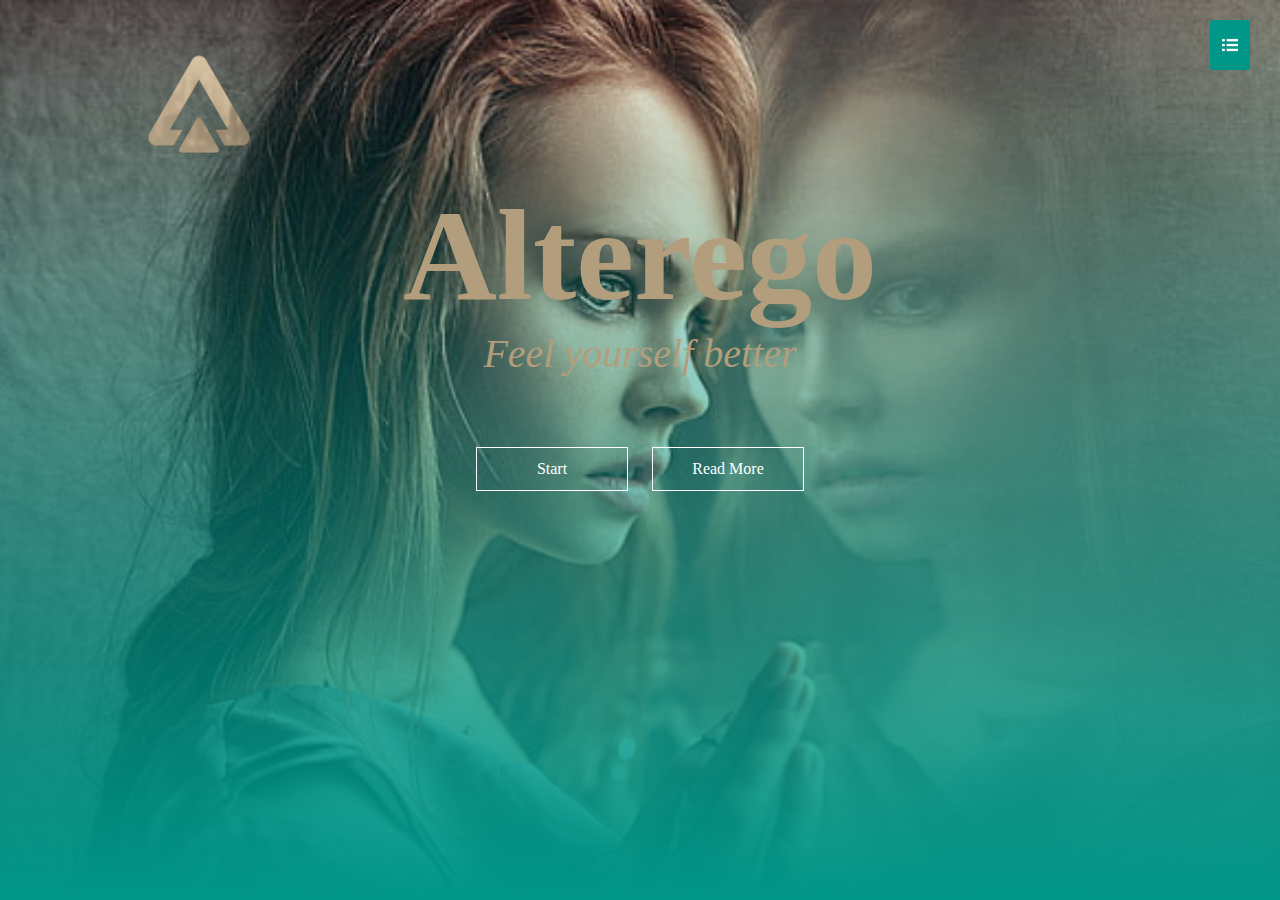
<file: index.html>
<!DOCTYPE html>
<html lang="en">
<head>
  <meta charset="UTF-8">
  <meta http-equiv="X-UA-Compatible" content="IE=edge">
  <meta name="viewport" content="width=device-width, initial-scale=1.0">
  <link rel="stylesheet" href="index.css">
  <title>Alterego</title>
</head>
<body>
  <section id="banner">
    <img src="images/logo.png" class="logo" alt="">
    <div class="banner-text">
      <h1>Alterego</h1>
      <p class="paragraph">Feel yourself better</p>
      <div class="banner-btn">
        <a href="secondpage.html"><span></span>Start</a>
        <a href="#"><span></span>Read More</a>
      </div>
    </div>
  </section>

  <div id="sideNav">
    <nav>
      <ul>
        <li><a href="#">Home</a></li>
        <li><a href="about.html">About</a></li>
      </ul>
    </nav>
  </div>
  <div id="menuBtn">
    <img src="./images/menu-icon.png" id="menu">
  </div>

  <script>
    var menuBtn = document.getElementById("menuBtn")
    var sideNav = document.getElementById("sideNav")
    var menu = document.getElementById("menu")

    sideNav.style.right = "-250px";

    menuBtn.onclick = function(){
      if(sideNav.style.right == "-250px"){
        sideNav.style.right = "0";
        menu.src = "images/close-menu.png";
      }
      else{
        sideNav.style.right = "-250px";
        menu.src = "images/menu-icon.png";
      }
    } 
  </script>

  

</body>
</html>
</file>
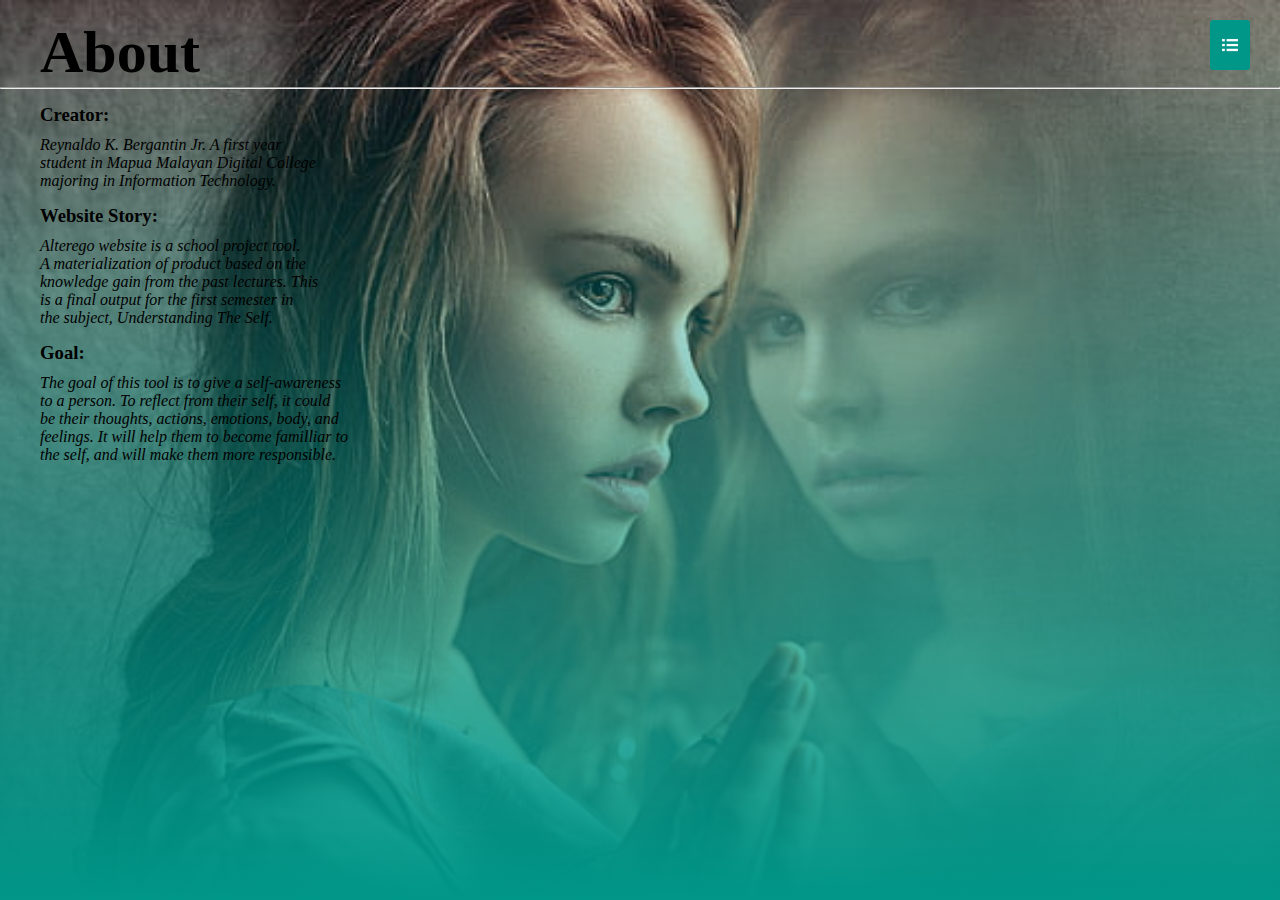
<file: about.html>
<!DOCTYPE html>
<html lang="en">
<head>
  <meta charset="UTF-8">
  <meta http-equiv="X-UA-Compatible" content="IE=edge">
  <meta name="viewport" content="width=device-width, initial-scale=1.0">
  <title>About</title>
  <link rel="stylesheet" href="about.css">
</head>
<body>
  <br>
  <h1>About</h1>
<hr>
  <section>
  <h3>Creator:</h3>
  <p class="par1">Reynaldo K. Bergantin Jr. A first year<br> 
    student in Mapua Malayan Digital College
    <br>majoring in Information Technology.</p>
  <h3>Website Story:</h3>
  <p class="par1">Alterego website is a school project tool.<br> A materialization of product based on the <br>
  knowledge gain from the past lectures. This <br>
  is a final output for the first semester in <br>
  the subject, Understanding The Self. 
  </p>
  <h3>Goal:</h3>
  <p class="par1">The goal of this tool is to give a self-awareness <br>to a person. To reflect from their self, it could <br> be their thoughts, actions, emotions, body, and <br> feelings. It will help them to become familliar to <br> the self, and will make them more responsible.
</p>
<!--home button-->
<div id="menuBtn">
  <a href="index.html"><img src="./images/menu-icon.png" id="menu"></a>
</div>
</section>
</body>
</html>
</file>
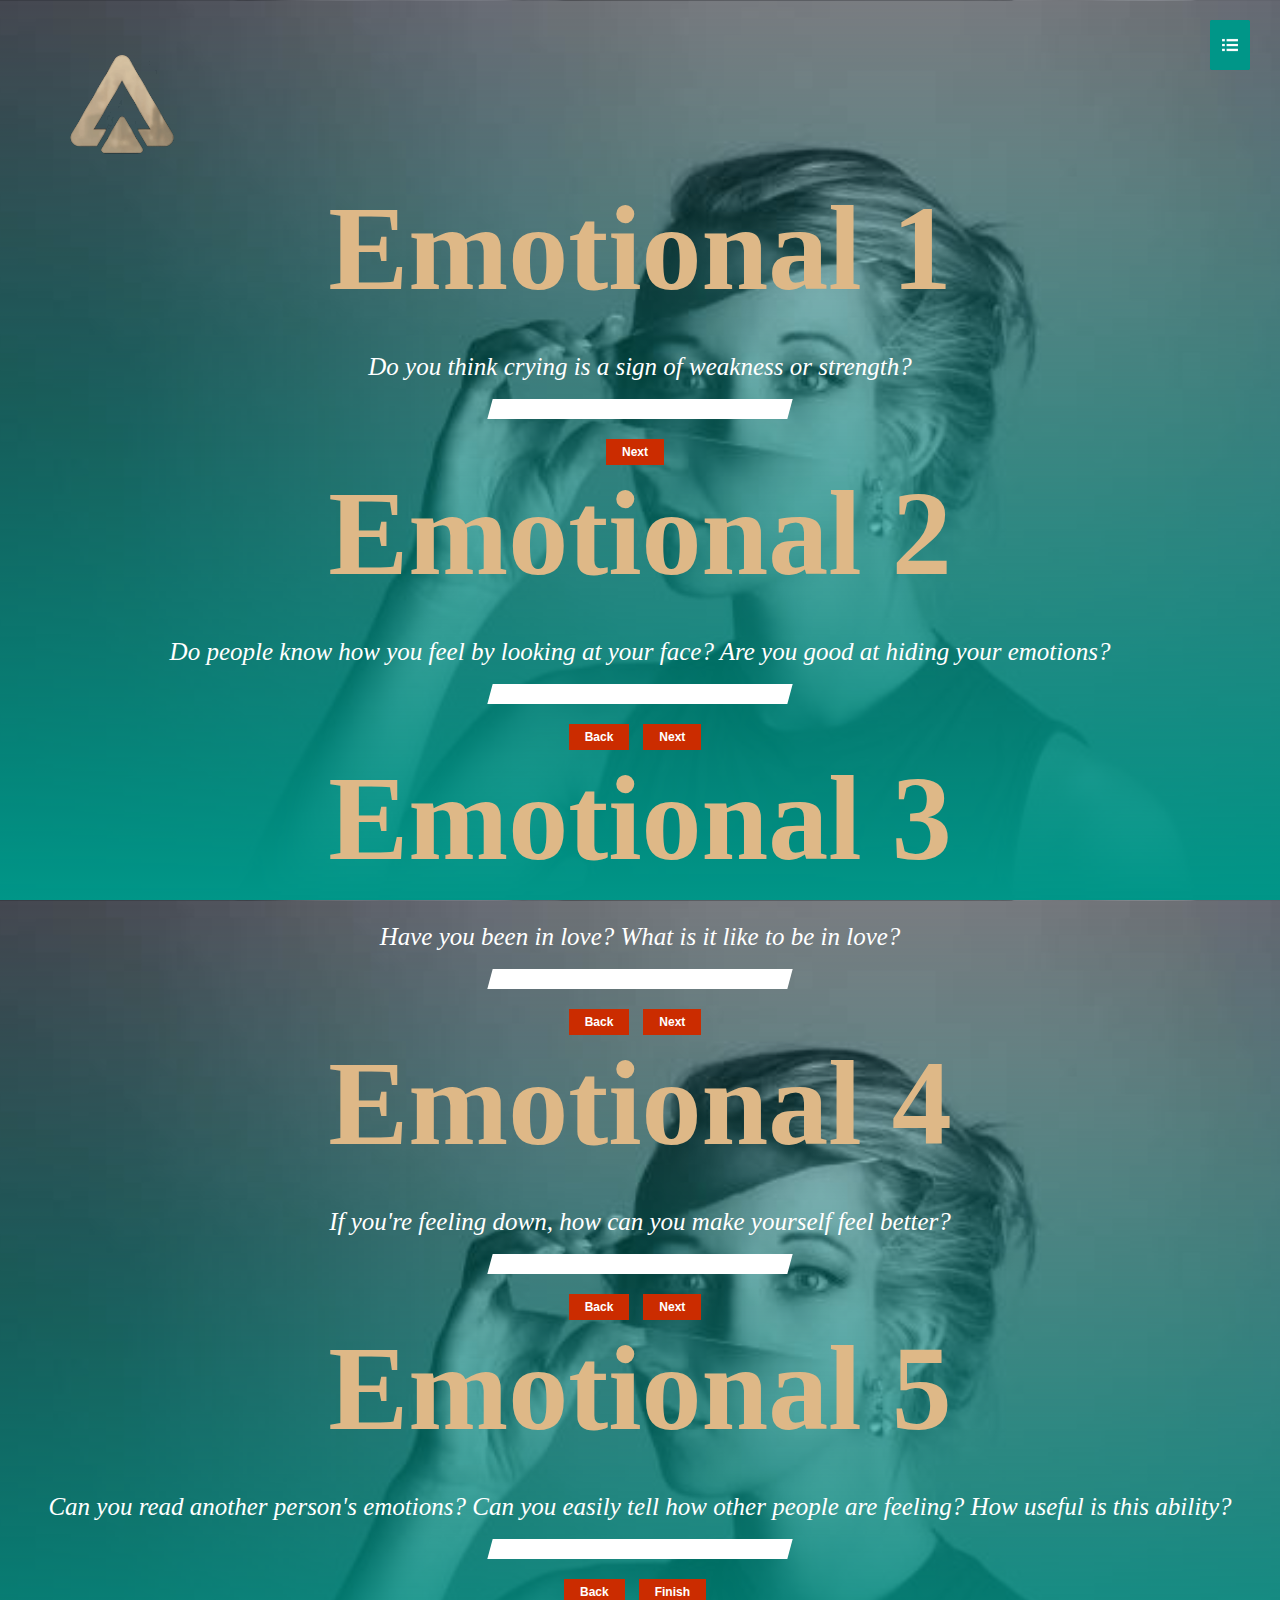
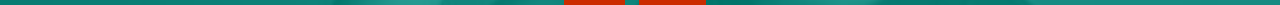
<file: emotional.html>
<!DOCTYPE html>
<html lang="en">
<head>
  <meta charset="UTF-8">
  <meta http-equiv="X-UA-Compatible" content="IE=edge">
  <meta name="viewport" content="width=device-width, initial-scale=1.0">
  <title>Emotional</title>
  <link rel="stylesheet" href="emotional.css">
</head>
<!--div all-->
<div class="w-background">
  <!--sec1-->  
  <section class="form q1">
    <img src="images/logo.png" class="logo">
    <div class="emotional"><h1>Emotional 1</h1></div>
    <div class="q-sentence">Do you think crying is a sign of weakness or strength?</div>
    <br><!--home button-->
    <div id="menuBtn">
      <a href="secondpage.html"><img src="./images/menu-icon.png" id="menu"></a>
    </div>
    <input type="text" id="q1-input" class="textinput">
    <br>
    <div>
      <button id="q1-next">Next</button>
    </div>
    
  </section>

  <!--sec2-->
  <section class="form q2">
    <img src="images/logo.png" class="logo">
    <div class="emotional"><h1>Emotional 2</h1></div>
    <div class="q-sentence">Do people know how you feel by looking at your face? Are you good at hiding your emotions?</div>
    <br>
    <input type="text" id="q2-input" class="textinput">
    <br>
    <div>
      <button id="q2-back">Back</button>
      <button id="q2-next">Next</button>
    </div>
    <!--home button-->
    <div id="menuBtn">
      <a href="secondpage.html"><img src="./images/menu-icon.png" id="menu"></a>
    </div>
  </section>

  <!--sec3-->
  <section class="form q3">
    <img src="images/logo.png" class="logo">
    <div class="emotional"><h1>Emotional 3</h1></div>
    <div class="q-sentence">Have you been in love? What is it like to be in love?</div>
    <br>
    <input type="text" id="q3-input" class="textinput">
    <br>
    <div>
      <button id="q3-back">Back</button>
      <button id="q3-next">Next</button>
    </div>
    <!--home button-->
    <div id="menuBtn">
      <a href="secondpage.html"><img src="./images/menu-icon.png" id="menu"></a>
    </div>
  </section>

  <!--sec4-->
  <section class="form q4">
    <img src="images/logo.png" class="logo">
    <div class="emotional"><h1>Emotional 4</h1></div>
    <div class="q-sentence">If you're feeling down, how can you make yourself feel better?</div>
    <br>
    <input type="text" id="q4-input" class="textinput">
    <br>
    <div>
      <button id="q4-back">Back</button>
      <button id="q4-next">Next</button>
    </div>
    <!--home button-->
    <div id="menuBtn">
      <a href="secondpage.html"><img src="./images/menu-icon.png" id="menu"></a>
    </div>
  </section>

  <!--sec5-->
  <section class="form q5">
    <img src="images/logo.png" class="logo">
    <div class="emotional"><h1>Emotional 5</h1></div>
    <div class="q-sentence">Can you read another person's emotions? Can you easily tell how other people are feeling? How useful is this ability?</div>
    <br>
    <input type="text" id="q5-input" class="textinput">
    <br>
    <div>
      <button id="q5-back">Back</button>
      <button id="q5-finish">Finish</button>
    </div>
    <!--home button-->
    <div id="menuBtn">
      <a href="secondpage.html"><img src="./images/menu-icon.png" id="menu"></a>
    </div>
  </section>

</div> 
<!--javascript-->  
  <script src="https://code.jquery.com/jquery-3.6.1.min.js"
    integrity="sha256-o88AwQnZB+VDvE9tvIXrMQaPlFFSUTR+nldQm1LuPXQ=" crossorigin="anonymous"></script>
  <script src="emotional.js"></script>

</body>
</html>
</file>
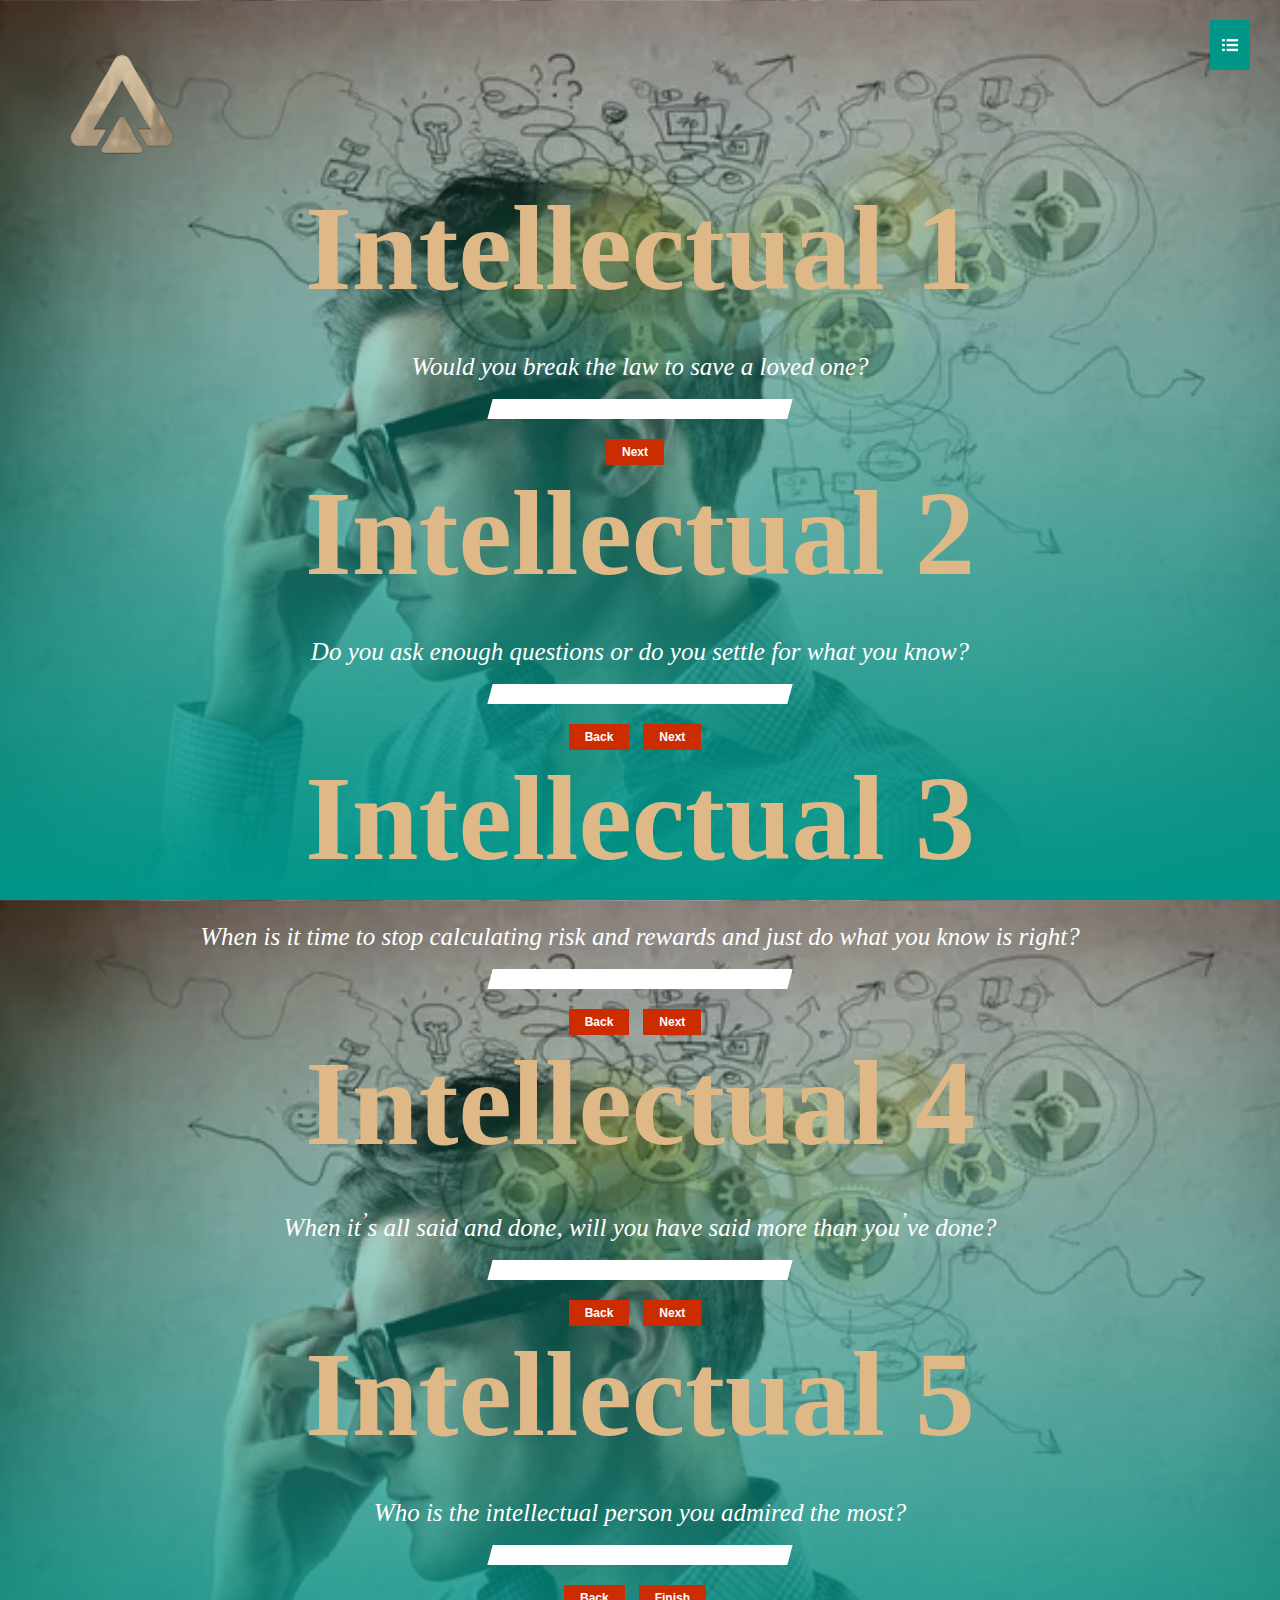
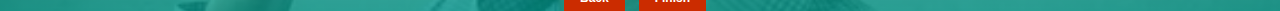
<file: intellectual.html>
<!DOCTYPE html>
<html lang="en">
<head>
  <meta charset="UTF-8">
  <meta http-equiv="X-UA-Compatible" content="IE=edge">
  <meta name="viewport" content="width=device-width, initial-scale=1.0">
  <title>Intellectual</title>
  <link rel="stylesheet" href="intellectual.css">
</head>
<!--div all-->
<div class="w-background">
<!--sec1-->  
  <section class="form q1">
    <img src="images/logo.png" class="logo">
    <div class="intellectual"><h1>Intellectual 1</h1></div>
    <div class="q-sentence"><p>Would you break the law to save a loved one?</p></div>
    <br>
    <input type="text" id="q1-input" class="textinput">
    <br>
    <div>
      <button id="q1-next">Next</button>
    </div>
    <!--home button-->
    <div id="menuBtn">
      <a href="secondpage.html"><img src="./images/menu-icon.png" id="menu"></a>
    </div>
  </section>
<!--sec2-->
  <section class="form q2">
    <img src="images/logo.png" class="logo">
    <div class="intellectual"><h1>Intellectual 2</h1></div>
    <div class="q-sentence">Do you ask enough questions or do you settle for what you know?
</div>
    <br>
    <input type="text" id="q2-input" class="textinput">
    <br>
    <div>
      <button id="q2-back">Back</button>
      <button id="q2-next">Next</button>
    </div>
    <!--home button-->
    <div id="menuBtn">
      <a href="secondpage.html"><img src="./images/menu-icon.png" id="menu"></a>
    </div>
  </section>
<!--sec3-->
  <section class="form q3">
    <img src="images/logo.png" class="logo">
    <div class="intellectual"><h1>Intellectual 3</h1></div>
    <div class="q-sentence">When is it time to stop calculating risk and rewards and just do what you know is right?</div>
    <br>
    <input type="text" id="q3-input" class="textinput">
    <br>
    <div>
      <button id="q3-back">Back</button>
      <button id="q3-next">Next</button>
    </div>
    <!--home button-->
    <div id="menuBtn">
      <a href="secondpage.html"><img src="./images/menu-icon.png" id="menu"></a>
    </div>
  </section>
<!--sec4-->
  <section class="form q4">
    <img src="images/logo.png" class="logo">
    <div class="intellectual"><h1>Intellectual 4</h1></div>
    <div class="q-sentence">When it<sup>’</sup>s all said and done, will you have said more than you<sup>’</sup>ve done?
</div>
    <br>
    <input type="text" id="q4-input" class="textinput">
    <br>
    <div>
      <button id="q4-back">Back</button>
      <button id="q4-next">Next</button>
    </div>
    <!--home button-->
    <div id="menuBtn">
      <a href="secondpage.html"><img src="./images/menu-icon.png" id="menu"></a>
    </div>
  </section>
<!--sec5-->
  <section class="form q5">
    <img src="images/logo.png" class="logo">
    <div class="intellectual"><h1>Intellectual 5</h1></div>
    <div class="q-sentence">Who is the intellectual person you admired the most?</div>
    <br>
    <input type="text" id="q5-input" class="textinput">
    <br>
    <div>
      <button id="q5-back">Back</button>
      <button id="q5-finish">Finish</button>
    </div>
<!--home button-->
    <div id="menuBtn">
      <a href="secondpage.html"><img src="./images/menu-icon.png" id="menu"></a>
    </div>
  </section>

</div> 
<!--javascript-->  
  <script src="https://code.jquery.com/jquery-3.6.1.min.js"
    integrity="sha256-o88AwQnZB+VDvE9tvIXrMQaPlFFSUTR+nldQm1LuPXQ=" crossorigin="anonymous"></script>
  <script src="intellectual.js"></script>

</body>
</html>
</file>
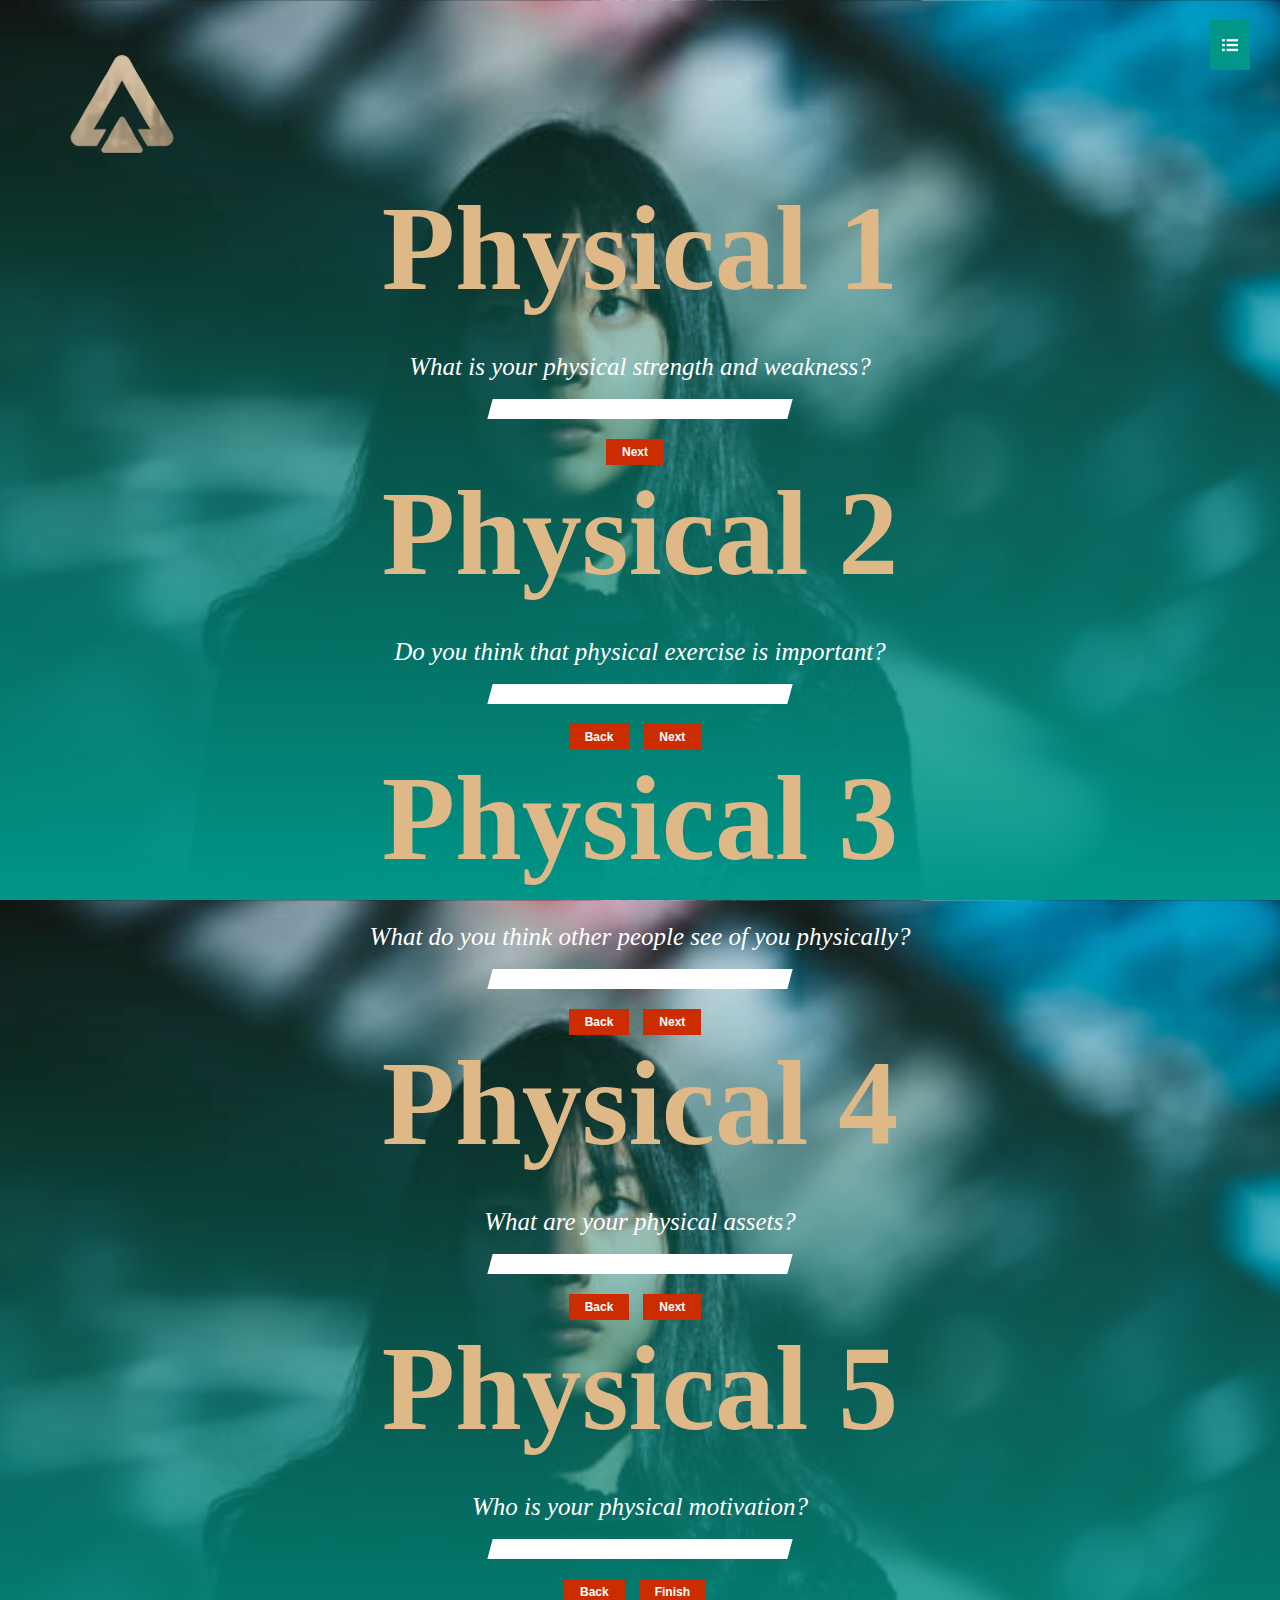
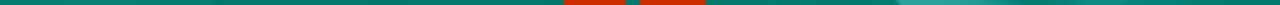
<file: physical.html>
<!DOCTYPE html>
<html lang="en">
<head>
  <meta charset="UTF-8">
  <meta http-equiv="X-UA-Compatible" content="IE=edge">
  <meta name="viewport" content="width=device-width, initial-scale=1.0">
  <title>Physical</title>
  <link rel="stylesheet" href="physical.css">
</head>
<!--div all-->
<div class="w-background">
<!--sec1-->  
  <section class="form q1">
    <img src="images/logo.png" class="logo">
    <div class="physical"><h1>Physical 1</h1></div>
    <div class="q-sentence"><p>What is your physical strength and weakness?</p></div>
    <br>
    <input type="text" id="q1-input" class="textinput">
    <br>
    <div>
      <button id="q1-next">Next</button>
    </div>
    <!--home button-->
    <div id="menuBtn">
      <a href="secondpage.html"><img src="./images/menu-icon.png" id="menu"></a>
    </div>
  </section>
<!--sec2-->
  <section class="form q2">
    <img src="images/logo.png" class="logo">
    <div class="physical"><h1>Physical 2</h1></div>
    <div class="q-sentence">Do you think that physical exercise is important?</div>
    <br>
    <input type="text" id="q2-input" class="textinput">
    <br>
    <div>
      <button id="q2-back">Back</button>
      <button id="q2-next">Next</button>
    </div>
    <!--home button-->
    <div id="menuBtn">
      <a href="secondpage.html"><img src="./images/menu-icon.png" id="menu"></a>
    </div>
  </section>
<!--sec3-->
  <section class="form q3">
    <img src="images/logo.png" class="logo">
    <div class="physical"><h1>Physical 3</h1></div>
    <div class="q-sentence">What do you think other people see of you physically?</div>
    <br>
    <input type="text" id="q3-input" class="textinput">
    <br>
    <div>
      <button id="q3-back">Back</button>
      <button id="q3-next">Next</button>
    </div>
    <!--home button-->
    <div id="menuBtn">
      <a href="secondpage.html"><img src="./images/menu-icon.png" id="menu"></a>
    </div>
  </section>
<!--sec4-->
  <section class="form q4">
    <img src="images/logo.png" class="logo">
    <div class="physical"><h1>Physical 4</h1></div>
    <div class="q-sentence">What are your physical assets?</div>
    <br>
    <input type="text" id="q4-input" class="textinput">
    <br>
    <div>
      <button id="q4-back">Back</button>
      <button id="q4-next">Next</button>
    </div>
    <!--home button-->
    <div id="menuBtn">
      <a href="secondpage.html"><img src="./images/menu-icon.png" id="menu"></a>
    </div>
  </section>
<!--sec5-->
  <section class="form q5">
    <img src="images/logo.png" class="logo">
    <div class="physical"><h1>Physical 5</h1></div>
    <div class="q-sentence">Who is your physical motivation?</div>
    <br>
    <input type="text" id="q5-input" class="textinput">
    <br>
    <div>
      <button id="q5-back">Back</button>
      <button id="q5-finish">Finish</button>
    </div>
<!--home button-->
    <div id="menuBtn">
      <a href="secondpage.html"><img src="./images/menu-icon.png" id="menu"></a>
    </div>
  </section>

</div> 
<!--javascript-->  
  <script src="https://code.jquery.com/jquery-3.6.1.min.js"
    integrity="sha256-o88AwQnZB+VDvE9tvIXrMQaPlFFSUTR+nldQm1LuPXQ=" crossorigin="anonymous"></script>
  <script src="physical.js"></script>

</body>
</html>
</file>
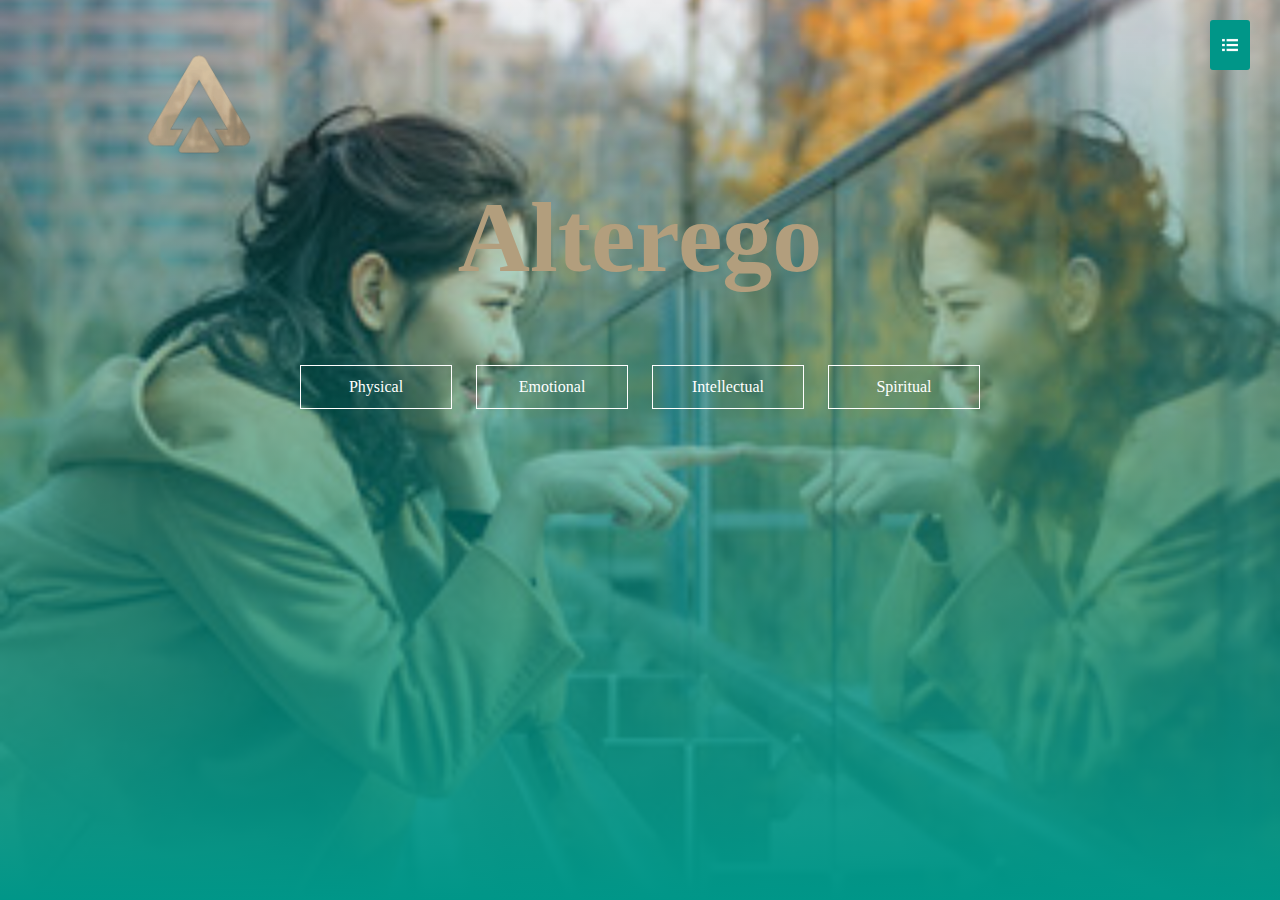
<file: secondpage.html>
<!DOCTYPE html>
<html lang="en">
<head>
  <meta charset="UTF-8">
  <meta http-equiv="X-UA-Compatible" content="IE=edge">
  <meta name="viewport" content="width=device-width, initial-scale=1.0">
  <title>Second Page</title>
  <link rel="stylesheet" href="secondpage.css">
</head>
<body>
<section id="banner">
  <img src="images/logo.png" class="logo" alt="">
  <div class="banner-text">
    <h1>Alterego</h1>
    <div class="banner-btn">
      <a href="physical.html"><span></span>Physical</a>
      <a href="emotional.html"><span></span>Emotional</a>
      <a href="intellectual.html"><span></span>Intellectual</a>
      <a href="spiritual.html"><span></span>Spiritual</a>
    </div>
    <!--home button-->
    <div id="menuBtn">
      <a href="index.html"><img src="./images/menu-icon.png" id="menu"></a>
    </div>
    
  </div>
</section>
  
</body>
</html>
</file>
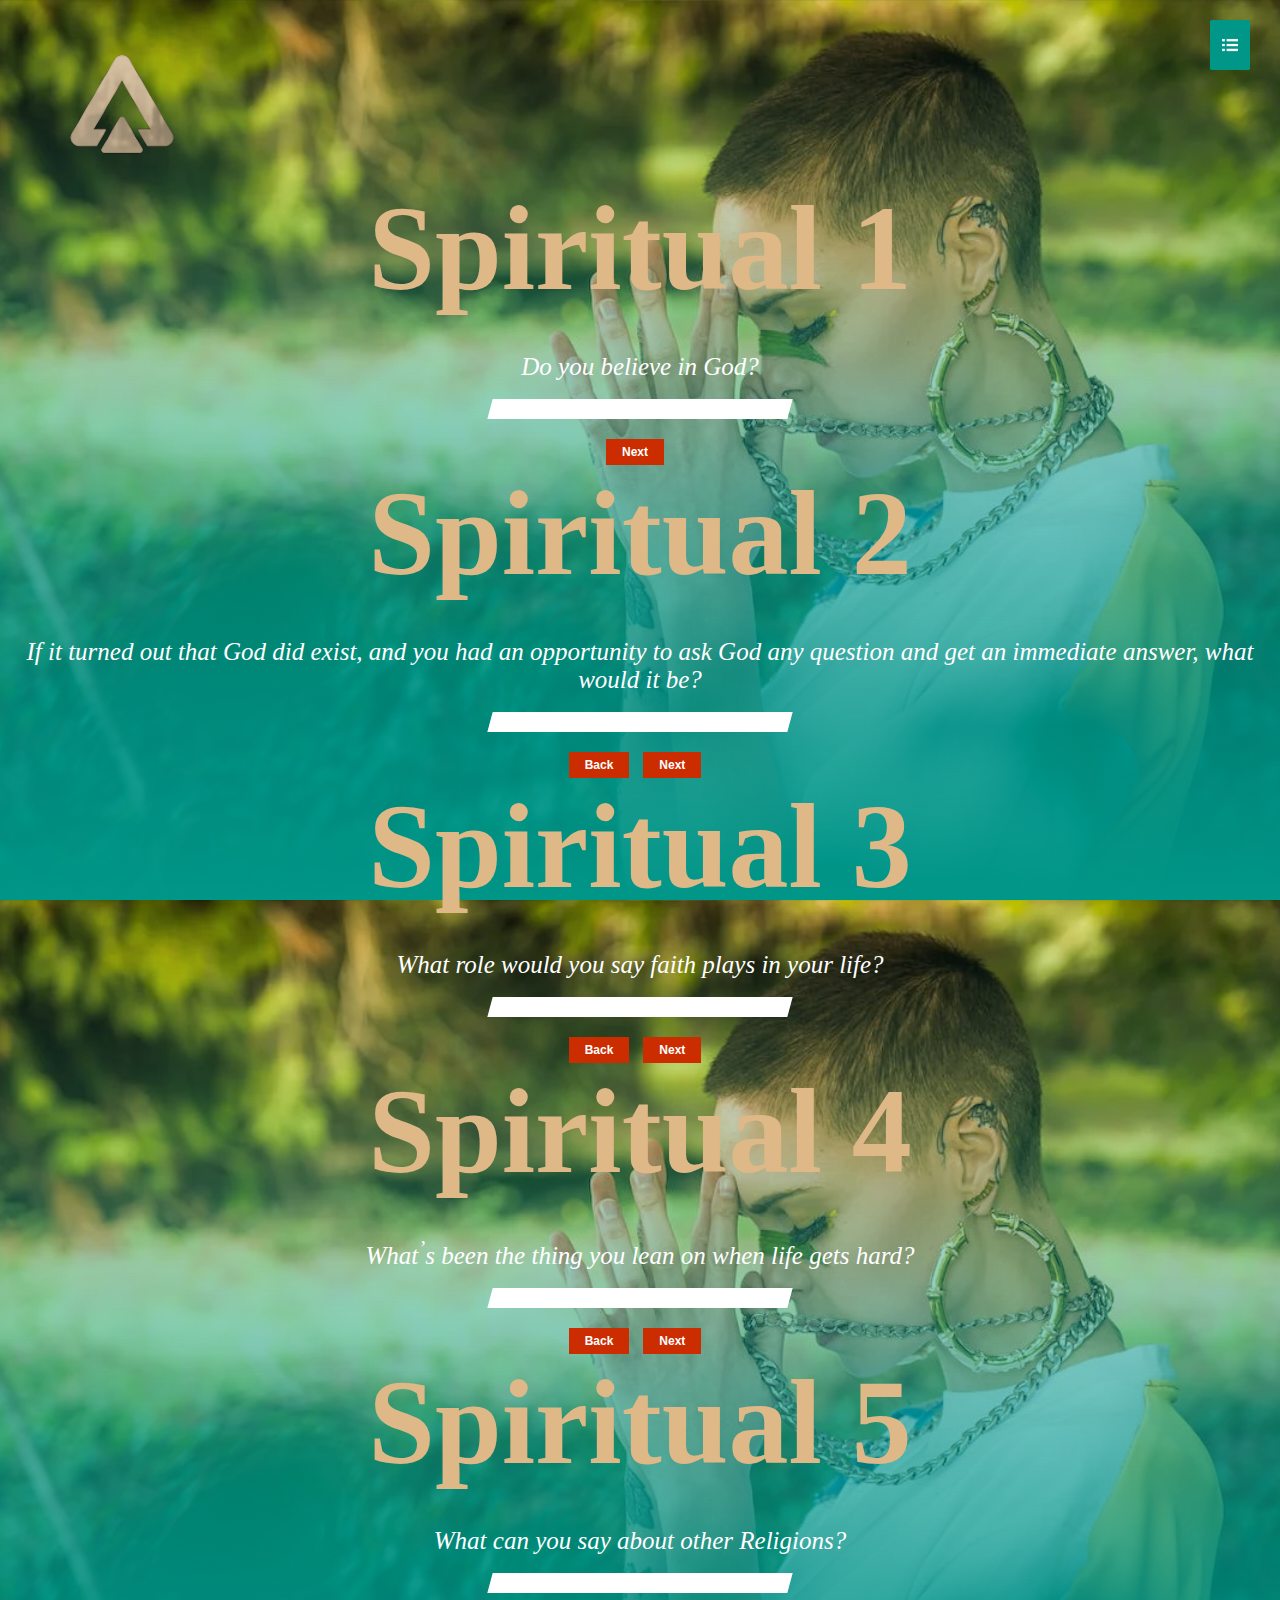
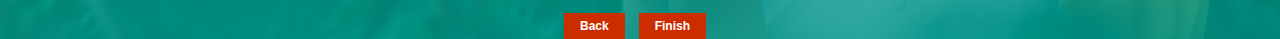
<file: spiritual.html>
<!DOCTYPE html>
<html lang="en">
<head>
  <meta charset="UTF-8">
  <meta http-equiv="X-UA-Compatible" content="IE=edge">
  <meta name="viewport" content="width=device-width, initial-scale=1.0">
  <title>Spiritual</title>
  <link rel="stylesheet" href="spiritual.css">
</head>
<!--div all-->
<div class="w-background">
<!--sec1-->  
  <section class="form q1">
    <img src="images/logo.png" class="logo">
    <div class="spiritual"><h1>Spiritual 1</h1></div>
    <div class="q-sentence"><p>Do you believe in God?</p></div>
    <br>
    <input type="text" id="q1-input" class="textinput">
    <br>
    <div>
      <button id="q1-next">Next</button>
    </div>
    <!--home button-->
    <div id="menuBtn">
      <a href="secondpage.html"><img src="./images/menu-icon.png" id="menu"></a>
    </div>
  </section>
<!--sec2-->
  <section class="form q2">
    <img src="images/logo.png" class="logo">
    <div class="spiritual"><h1>Spiritual 2</h1></div>
    <div class="q-sentence">If it turned out that God did exist, and you had an opportunity to ask God any question and get an immediate answer,
    what would it be?</div>
    <br>
    <input type="text" id="q2-input" class="textinput">
    <br>
    <div>
      <button id="q2-back">Back</button>
      <button id="q2-next">Next</button>
    </div>
    <!--home button-->
    <div id="menuBtn">
      <a href="secondpage.html"><img src="./images/menu-icon.png" id="menu"></a>
    </div>
  </section>
<!--sec3-->
  <section class="form q3">
    <img src="images/logo.png" class="logo">
    <div class="spiritual"><h1>Spiritual 3</h1></div>
    <div class="q-sentence">What role would you say faith plays in your life?
</div>
    <br>
    <input type="text" id="q3-input" class="textinput">
    <br>
    <div>
      <button id="q3-back">Back</button>
      <button id="q3-next">Next</button>
    </div>
    <!--home button-->
    <div id="menuBtn">
      <a href="secondpage.html"><img src="./images/menu-icon.png" id="menu"></a>
    </div>
  </section>
<!--sec4-->
  <section class="form q4">
    <img src="images/logo.png" class="logo">
    <div class="spiritual"><h1>Spiritual 4</h1></div>
    <div class="q-sentence">What<sup>’</sup>s been the thing you lean on when life gets hard?
</div>
    <br>
    <input type="text" id="q4-input" class="textinput">
    <br>
    <div>
      <button id="q4-back">Back</button>
      <button id="q4-next">Next</button>
    </div>
    <!--home button-->
    <div id="menuBtn">
      <a href="secondpage.html"><img src="./images/menu-icon.png" id="menu"></a>
    </div>
  </section>
<!--sec5-->
  <section class="form q5">
    <img src="images/logo.png" class="logo">
    <div class="spiritual"><h1>Spiritual 5</h1></div>
    <div class="q-sentence">What can you say about other Religions?</div>
    <br>
    <input type="text" id="q5-input" class="textinput">
    <br>
    <div>
      <button id="q5-back">Back</button>
      <button id="q5-finish">Finish</button>
    </div>
<!--home button-->
    <div id="menuBtn">
      <a href="secondpage.html"><img src="./images/menu-icon.png" id="menu"></a>
    </div>
  </section>

</div> 
<!--javascript-->  
  <script src="https://code.jquery.com/jquery-3.6.1.min.js"
    integrity="sha256-o88AwQnZB+VDvE9tvIXrMQaPlFFSUTR+nldQm1LuPXQ=" crossorigin="anonymous"></script>
  <script src="spiritual.js"></script>

</body>
</html>
</file>
<file: index.css>
*{
  margin: 0;
  padding: 0;
}
#banner{
  background: linear-gradient(rgba(0,0,0,0.001),#009688),url(images/girl-wallpaper.jpg);
  background-size: cover;
  background-position: center;
  height: 100vh;
}
.logo{
  width: 140px;
  position: absolute;
  top: 4%;
  left: 10%;
}
.banner-text{
  text-align: center;
  color: rgb(178, 158, 125);
  padding-top: 180px;
}
.banner-text h1{
  font-size: 130px;
}
.banner-text p{
  font-size: 40px;
  font-style: italic;
}
.banner-btn{
  margin: 70px auto 0;
}
.banner-btn a{
  width: 150px;
  text-decoration: none;
  display: inline-block;
  margin: 0 10px;
  padding: 12px 0;
  color: #fff;
  border: .5px solid;
  position: relative;
  z-index: 1;
  transition: color 0.5s;
}
.banner-btn a span{
  width: 0;
  height: 100%;
  position: absolute;
  top: 0;
  left: 0;
  background: #fff;
  z-index: -1;
  transition: 0.5s;
}
.banner-btn a:hover span{
  width: 100%;
}
.banner-btn a:hover{
  color: #000;
}
#sideNav{
  width: 250px;
  height: 100vh;
  position: fixed;
  right: -250px;
  top: 0;
  background: #009688;
  z-index: 2;
  transition: 0.4s;
}
nav ul li{
  list-style: none;
  margin: 50px 20px;
}
nav ul li a{
  text-decoration: none;
  color: #fff;
}
#menuBtn{
  width: 40px;
  height: 50px;
  background:#009688;
  text-align: center;
  position: fixed;
  right: 30px;
  top: 20px;
  border-radius: 3px;
  z-index: 3;
  cursor: pointer;

}
#menuBtn img{
  width: 20px;
  margin-top:15px;
}
@media screen and (max-width: 770px){
  .banner-text h1 {
      font-size: 44px;
    }
    .banner-btn a{
      display: block;
      margin: 20px auto;
    }
}
</file>
<file: about.css>
*{
  padding: 0;
  margin: 0;
}
body{
  background: linear-gradient(rgba(0, 0, 0, 0.001), #009688),url(images/girl-wallpaper.jpg);
  background-size: cover;
  background-position: center;
  height: 100vh;
}
section{
  margin-left: 40px;
}
h1{
  margin-left: 40px;
  font-size: 60px;
}
h3{
  margin-bottom: 10px;
  margin-top: 15px;
  font-weight: bold;
}
.par1{
  font-style: italic;
}
#menuBtn {
  width: 40px;
  height: 50px;
  background: #009688;
  text-align: center;
  position: fixed;
  right: 30px;
  top: 20px;
  border-radius: 3px;
  z-index: 3;
  cursor: pointer;
}
#menuBtn img {
  width: 20px;
  height: 20px;
  margin-top: 15px;
}
</file>
<file: emotional.css>
* {
  margin: 0;
  padding: 0;
  box-sizing: border-box;
}
body{
  text-align: center;
  padding-top: 180px;
  background: linear-gradient(rgba(0, 0, 0, 0.001), #009688),url(images/mig2.jpg);
  background-size: cover;
  background-position: center;
  height: 100vh;
}
.logo{
  width: 140px;
  position: absolute;
  top: 4%;
  left: 4%;
}
.emotional{
  font-size: 60px;
  color: burlywood;
  margin-bottom: 35px;
}
.q-sentence{
  font-size: 25px;
  color: #fff;
  font-style: italic;
}
button{
  padding: 6px 16px;
    color: white;
    font-size: 12px;
    font-weight: bold;
    background-color: rgb(203, 44, 0);
    border-style: solid;
    margin-right: 10px;
    cursor: pointer;
    border: none;
    transition: box-shadow .3s;
    margin-top: 20px;
}
.textinput{
  width: 300px;
  height: 20px;
  font-size: 15px;
  border: none;
  transform: skewX(-15deg);
  cursor: pointer;
}

#menuBtn {
  width: 40px;
  height: 50px;
  background: #009688;
  text-align: center;
  position: fixed;
  right: 30px;
  top: 20px;
  border-radius: 3px;
  z-index: 3;
  cursor: pointer;

}
#menuBtn img {
  width: 20px;
  height: 20px;
  margin-top: 15px;
}
</file>
<file: intellectual.css>
* {
  margin: 0;
  padding: 0;
  box-sizing: border-box;
}
body{
  text-align: center;
  padding-top: 180px;
  background: linear-gradient(rgba(0, 0, 0, 0.001), #009688),url(images/mig3.jpg);
  background-size: cover;
  background-position: center;
  height: 100vh;
}
.logo{
  width: 140px;
  position: absolute;
  top: 4%;
  left: 4%;
}
.intellectual{
  font-size: 60px;
  color: burlywood;
  margin-bottom: 35px;
}
.q-sentence{
  font-size: 25px;
  color: #fff;
  font-style: italic;
}
button{
  padding: 6px 16px;
    color: white;
    font-size: 12px;
    font-weight: bold;
    background-color: rgb(203, 44, 0);
    border-style: solid;
    margin-right: 10px;
    cursor: pointer;
    border: none;
    transition: box-shadow .3s;
    margin-top: 20px;
}
.textinput{
  width: 300px;
  height: 20px;
  font-size: 15px;
  border: none;
  transform: skewX(-15deg);
  cursor: pointer;
}

#menuBtn {
  width: 40px;
  height: 50px;
  background: #009688;
  text-align: center;
  position: fixed;
  right: 30px;
  top: 20px;
  border-radius: 3px;
  z-index: 3;
  cursor: pointer;

}
#menuBtn img {
  width: 20px;
  height: 20px;
  margin-top: 15px;
}
</file>
<file: physical.css>
* {
  margin: 0;
  padding: 0;
  box-sizing: border-box;
}
body{
  text-align: center;
  padding-top: 180px;
  background: linear-gradient(rgba(0, 0, 0, 0.001), #009688),url(images/mig1.jpg);
  background-size: cover;
  background-position: center;
  height: 100vh;
}
.logo{
  width: 140px;
  position: absolute;
  top: 4%;
  left: 4%;
}
.physical{
  font-size: 60px;
  color: burlywood;
  margin-bottom: 35px;
}
.q-sentence{
  font-size: 25px;
  color: #fff;
  font-style: italic;
}
button{
  padding: 6px 16px;
    color: white;
    font-size: 12px;
    font-weight: bold;
    background-color: rgb(203, 44, 0);
    border-style: solid;
    margin-right: 10px;
    cursor: pointer;
    border: none;
    transition: box-shadow .3s;
    margin-top: 20px;
}
.textinput{
  width: 300px;
  height: 20px;
  font-size: 15px;
  border: none;
  transform: skewX(-15deg);
  cursor: pointer;
}

#menuBtn {
  width: 40px;
  height: 50px;
  background: #009688;
  text-align: center;
  position: fixed;
  right: 30px;
  top: 20px;
  border-radius: 3px;
  z-index: 3;
  cursor: pointer;

}
#menuBtn img {
  width: 20px;
  height: 20px;
  margin-top: 15px;
}
</file>
<file: secondpage.css>
* {
  margin: 0;
  padding: 0;
}

#banner {
  background: linear-gradient(rgba(0, 0, 0, 0.001), #009688), url(images/sec-img.jpg);
  background-size: cover;
  background-position: center;
  height: 100vh;
}

.logo {
  width: 140px;
  position: absolute;
  top: 4%;
  left: 10%;
}

.banner-text {
  text-align: center;
  color: rgb(178, 158, 125);
  padding-top: 180px;
}

.banner-text h1 {
  font-size: 100px;
}

.banner-text p {
  font-size: 20px;
  font-style: italic;
}

.banner-btn {
  margin: 70px auto 0;
}

.banner-btn a {
  width: 150px;
  text-decoration: none;
  display: inline-block;
  margin: 0 10px;
  padding: 12px 0;
  color: #fff;
  border: .5px solid;
  position: relative;
  z-index: 1;
  transition: color 0.5s;
}

.banner-btn a span {
  width: 0;
  height: 100%;
  position: absolute;
  top: 0;
  left: 0;
  background: #fff;
  z-index: -1;
  transition: 0.5s;
}

.banner-btn a:hover span {
  width: 100%;
}

.banner-btn a:hover {
  color: #000;
}


#menuBtn {
  width: 40px;
  height: 50px;
  background: #009688;
  text-align: center;
  position: fixed;
  right: 30px;
  top: 20px;
  border-radius: 3px;
  z-index: 3;
  cursor: pointer;

}
#menuBtn img {
  width: 20px;
  height: 20px;
  margin-top: 15px;
}
</file>
<file: spiritual.css>
* {
  margin: 0;
  padding: 0;
  box-sizing: border-box;
}
body{
  text-align: center;
  padding-top: 180px;
  background: linear-gradient(rgba(0, 0, 0, 0.001), #009688),url(images/mig4.jpg);
  background-size: cover;
  background-position: center;
  height: 100vh;
}
.logo{
  width: 140px;
  position: absolute;
  top: 4%;
  left: 4%;
}
.spiritual{
  font-size: 60px;
  color: burlywood;
  margin-bottom: 35px;
}
.q-sentence{
  font-size: 25px;
  color: #fff;
  font-style: italic;
}
button{
  padding: 6px 16px;
    color: white;
    font-size: 12px;
    font-weight: bold;
    background-color: rgb(203, 44, 0);
    border-style: solid;
    margin-right: 10px;
    cursor: pointer;
    border: none;
    transition: box-shadow .3s;
    margin-top: 20px;
}
.textinput{
  width: 300px;
  height: 20px;
  font-size: 15px;
  border: none;
  transform: skewX(-15deg);
  cursor: pointer;
}

#menuBtn {
  width: 40px;
  height: 50px;
  background: #009688;
  text-align: center;
  position: fixed;
  right: 30px;
  top: 20px;
  border-radius: 3px;
  z-index: 3;
  cursor: pointer;

}
#menuBtn img {
  width: 20px;
  height: 20px;
  margin-top: 15px;
}
</file>
